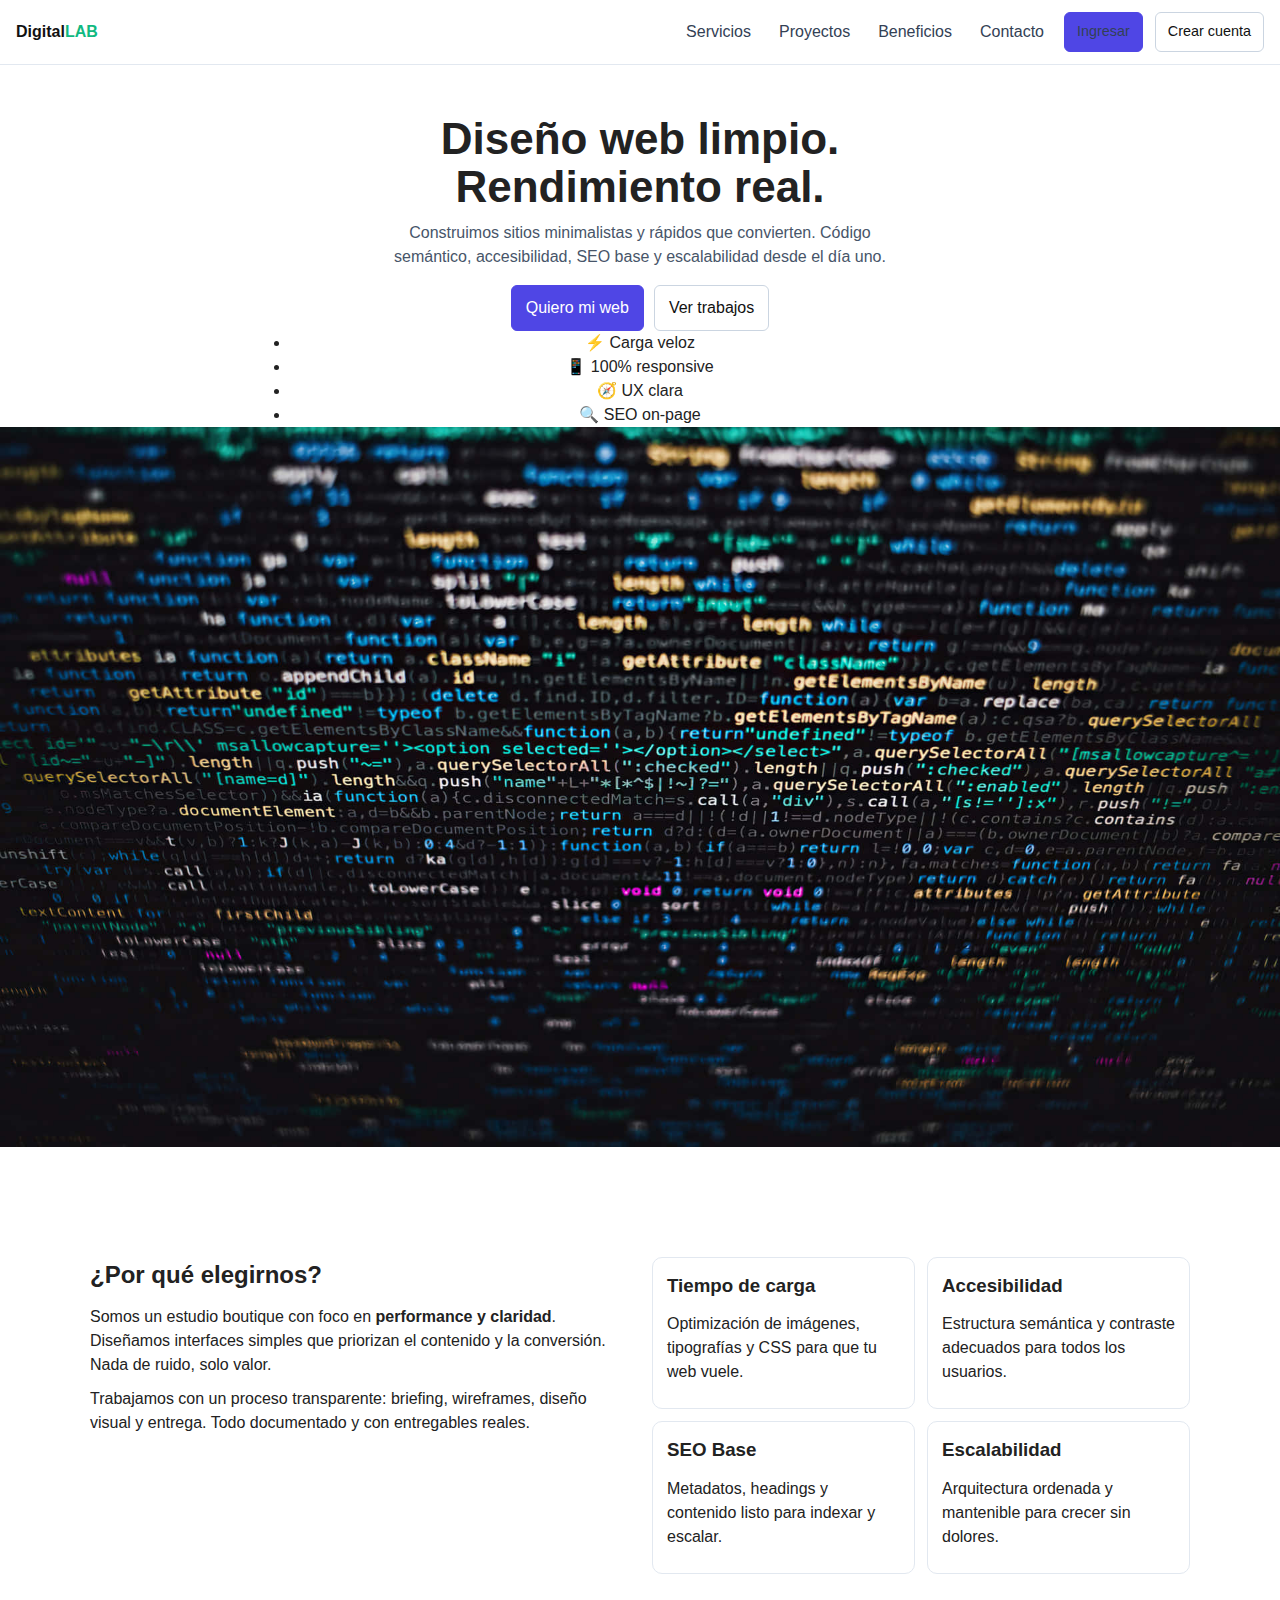
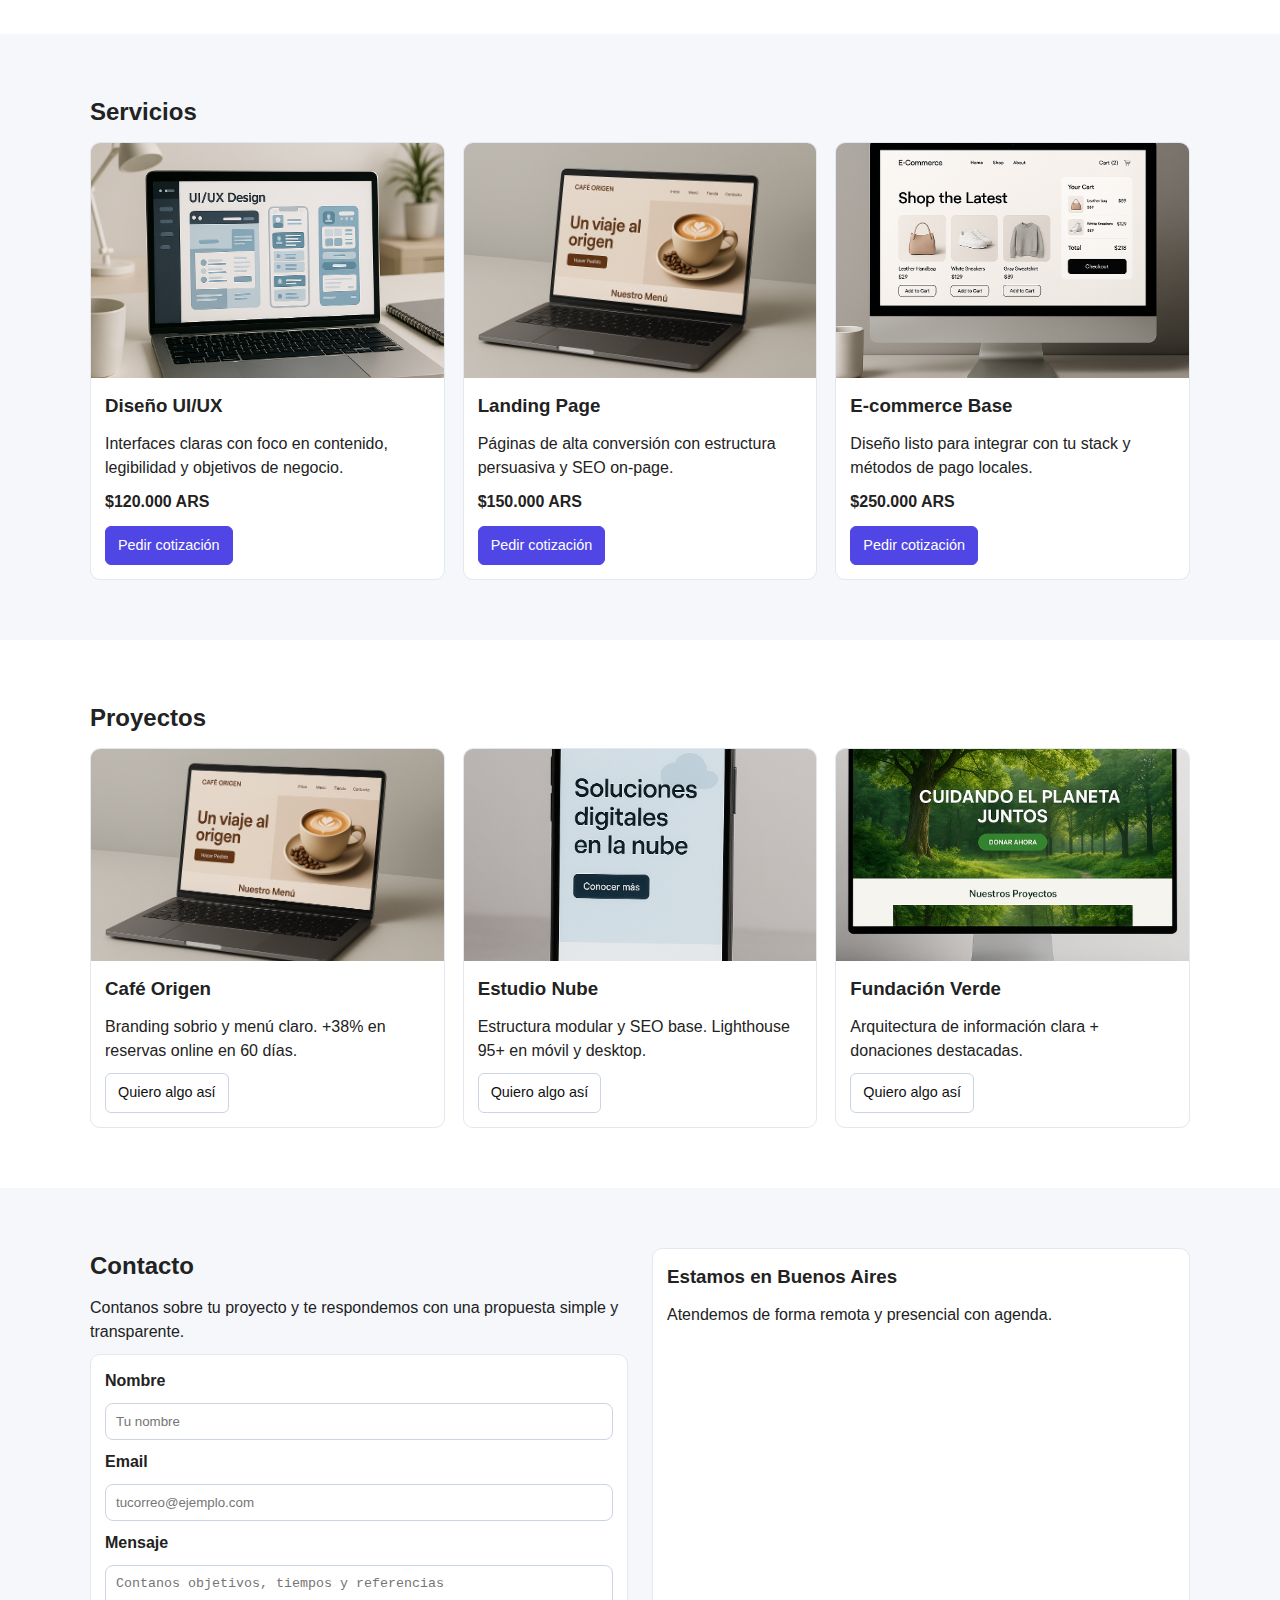
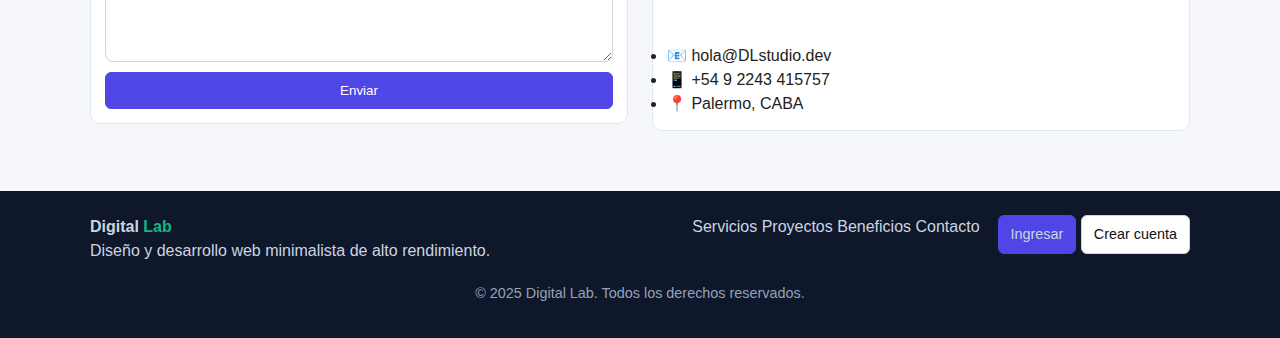
<file: index.html>
<!DOCTYPE html>
<html lang="es">
<head>
  <meta charset="utf-8" />
  <meta name="viewport" content="width=device-width, initial-scale=1" />
  <title>Digital Lab — Diseño Web Minimalista</title>
  <meta name="description" content="Estudio creativo de diseño y desarrollo web en Buenos Aires. Sitios rápidos, minimalistas y listos para escalar.">
  <link rel="preconnect" href="https://fonts.googleapis.com">
  <link rel="preconnect" href="https://fonts.gstatic.com" crossorigin>
  <link href="https://fonts.googleapis.com/css2?family=Inter:wght@400;600;800&display=swap" rel="stylesheet">
  <link rel="stylesheet" href="./styles.css" />
  <link rel="icon" href="data:image/svg+xml,<svg xmlns='http://www.w3.org/2000/svg' viewBox='0 0 100 100'><rect width='100' height='100' rx='20' fill='%23000000'/><text x='50' y='60' font-size='60' text-anchor='middle' fill='%23ffffff' font-family='Arial'>F</text></svg>">
</head>
<body>
  <!-- Navbar -->
  <header class="nav">
    <a class="logo" href="#hero" aria-label="Ir a la portada">Digital<span>LAB</span></a>

    <input type="checkbox" id="nav-toggle" class="nav-toggle" aria-label="Abrir menú">
    <label for="nav-toggle" class="burger" aria-hidden="true">
      <span></span><span></span><span></span>
    </label>

    <nav class="nav-menu" aria-label="Principal">
      <a href="#servicios">Servicios</a>
      <a href="#proyectos">Proyectos</a>
      <a href="#beneficios">Beneficios</a>
      <a href="#contacto">Contacto</a>
      <a class="btn small" href="./login.html">Ingresar</a>
      <a class="btn small outline" href="./registro.html">Crear cuenta</a>
    </nav>
  </header>

  <!-- Hero -->
  <section id="hero" class="hero">
    <div class="hero-content">
      <h1>Diseño web limpio. <br/>Rendimiento real.</h1>
      <p>Construimos sitios minimalistas y rápidos que convierten. Código semántico, accesibilidad, SEO base y escalabilidad desde el día uno.</p>
      <div class="cta">
        <a href="#contacto" class="btn">Quiero mi web</a>
        <a href="#proyectos" class="btn outline">Ver trabajos</a>
      </div>
      <ul class="badges">
        <li>⚡ Carga veloz</li>
        <li>📱 100% responsive</li>
        <li>🧭 UX clara</li>
        <li>🔍 SEO on‑page</li>
      </ul>
    </div>
    <div class="hero-art" aria-hidden="true">
      <div class="glow"></div>
      <img src="img/inicio.jpg" alt="Workspace minimalista con laptop y luz suave">
    </div>
  </section>

  <!-- About / Beneficios -->
  <section id="beneficios" class="section">
    <div class="container two-col">
      <div>
        <h2>¿Por qué elegirnos?</h2>
        <p>Somos un estudio boutique con foco en <strong>performance y claridad</strong>. Diseñamos interfaces simples que priorizan el contenido y la conversión. Nada de ruido, solo valor.</p>
        <p>Trabajamos con un proceso transparente: briefing, wireframes, diseño visual y entrega. Todo documentado y con entregables reales.</p>
      </div>
      <div class="benefits">
        <article class="card mini">
          <h3>Tiempo de carga</h3>
          <p>Optimización de imágenes, tipografías y CSS para que tu web vuele.</p>
        </article>
        <article class="card mini">
          <h3>Accesibilidad</h3>
          <p>Estructura semántica y contraste adecuados para todos los usuarios.</p>
        </article>
        <article class="card mini">
          <h3>SEO Base</h3>
          <p>Metadatos, headings y contenido listo para indexar y escalar.</p>
        </article>
        <article class="card mini">
          <h3>Escalabilidad</h3>
          <p>Arquitectura ordenada y mantenible para crecer sin dolores.</p>
        </article>
      </div>
    </div>
  </section>

  <!-- Servicios (cards con imagen) -->
  <section id="servicios" class="section alt">
    <div class="container">
      <h2>Servicios</h2>
      <div class="grid cards">
        <article class="card">
          <img src="img/ux ui.png" alt="Diseño UI con estilo minimalista">
          <div class="card-body">
            <h3>Diseño UI/UX</h3>
            <p>Interfaces claras con foco en contenido, legibilidad y objetivos de negocio.</p>
            <div class="price">$120.000 ARS</div>
            <a href="#contacto" class="btn small">Pedir cotización</a>
          </div>
        </article>
        <article class="card">
          <img src="img/cafe.png" alt="Landing page con tipografía moderna">
          <div class="card-body">
            <h3>Landing Page</h3>
            <p>Páginas de alta conversión con estructura persuasiva y SEO on‑page.</p>
            <div class="price">$150.000 ARS</div>
            <a href="#contacto" class="btn small">Pedir cotización</a>
          </div>
        </article>
        <article class="card">
          <img src="img/ecomerce.png" alt="Mockup de e‑commerce minimalista">
          <div class="card-body">
            <h3>E‑commerce Base</h3>
            <p>Diseño listo para integrar con tu stack y métodos de pago locales.</p>
            <div class="price">$250.000 ARS</div>
            <a href="#contacto" class="btn small">Pedir cotización</a>
          </div>
        </article>
      </div>
    </div>
  </section>

  <!-- Proyectos (cards informativas) -->
  <section id="proyectos" class="section">
    <div class="container">
      <h2>Proyectos</h2>
      <div class="grid cards">
        <article class="card info">
          <img src="img/cafe.png" alt="Sitio web de cafetería de especialidad">
          <div class="card-body">
            <h3>Café Origen</h3>
            <p>Branding sobrio y menú claro. +38% en reservas online en 60 días.</p>
            <a href="#contacto" class="btn small outline">Quiero algo así</a>
          </div>
        </article>
        <article class="card info">
          <img src="img/tienda nube.png" alt="Sitio de estudio creativo">
          <div class="card-body">
            <h3>Estudio Nube</h3>
            <p>Estructura modular y SEO base. Lighthouse 95+ en móvil y desktop.</p>
            <a href="#contacto" class="btn small outline">Quiero algo así</a>
          </div>
        </article>
        <article class="card info">
          <img src="img/planeta verde.png" alt="Sitio web para ONG">
          <div class="card-body">
            <h3>Fundación Verde</h3>
            <p>Arquitectura de información clara + donaciones destacadas.</p>
            <a href="#contacto" class="btn small outline">Quiero algo así</a>
          </div>
        </article>
      </div>
    </div>
  </section>

  <!-- Contacto -->
  <section id="contacto" class="section alt">
    <div class="container two-col">
      <div>
        <h2>Contacto</h2>
        <p>Contanos sobre tu proyecto y te respondemos con una propuesta simple y transparente.</p>
        <form class="form" action="#" method="post">
          <label for="nombre">Nombre</label>
          <input id="nombre" name="nombre" type="text" placeholder="Tu nombre" required>
          <label for="email">Email</label>
          <input id="email" name="email" type="email" placeholder="tucorreo@ejemplo.com" required>
          <label for="mensaje">Mensaje</label>
          <textarea id="mensaje" name="mensaje" rows="5" placeholder="Contanos objetivos, tiempos y referencias" required></textarea>
          <button type="submit" class="btn">Enviar</button>
        </form>
      </div>
      <div class="map-card">
        <h3>Estamos en Buenos Aires</h3>
        <p>Atendemos de forma remota y presencial con agenda.</p>
        <div class="map-embed">
          <iframe title="Mapa de Buenos Aires" src="https://www.google.com/maps/embed?pb=!1m18!1m12!1m3!1d26273.640030532397!2d-58.445!3d-34.6037!2m3!1f0!2f0!3f0!3m2!1i1024!2i768!4f13.1!3m3!1m2!1s0x95bccb2e1b0e4c7f%3A0x198c5f0f3b4c7d10!2sBuenos%20Aires!5e0!3m2!1ses!2sar!4v1700000000000" loading="lazy" referrerpolicy="no-referrer-when-downgrade"></iframe>
        </div>
        <ul class="contact-info">
          <li>📧 hola@DLstudio.dev</li>
          <li>📱 +54 9 2243 415757</li>
          <li>📍 Palermo, CABA</li>
        </ul>
      </div>
    </div>
  </section>

  <!-- Footer -->
  <footer class="footer">
    <div class="container footer-grid">
      <div>
        <a class="logo" href="#hero">Digital <span>Lab</span></a>
        <p>Diseño y desarrollo web minimalista de alto rendimiento.</p>
      </div>
      <nav class="footer-nav">
        <a href="#servicios">Servicios</a>
        <a href="#proyectos">Proyectos</a>
        <a href="#beneficios">Beneficios</a>
        <a href="#contacto">Contacto</a>
      </nav>
      <div class="auth">
        <a class="btn small" href="./login.html">Ingresar</a>
        <a class="btn small outline" href="./registro.html">Crear cuenta</a>
      </div>
    </div>
    <p class="copy">© <span id="year">2025</span> Digital Lab. Todos los derechos reservados.</p>
  </footer>
</body>
</html>
</file>
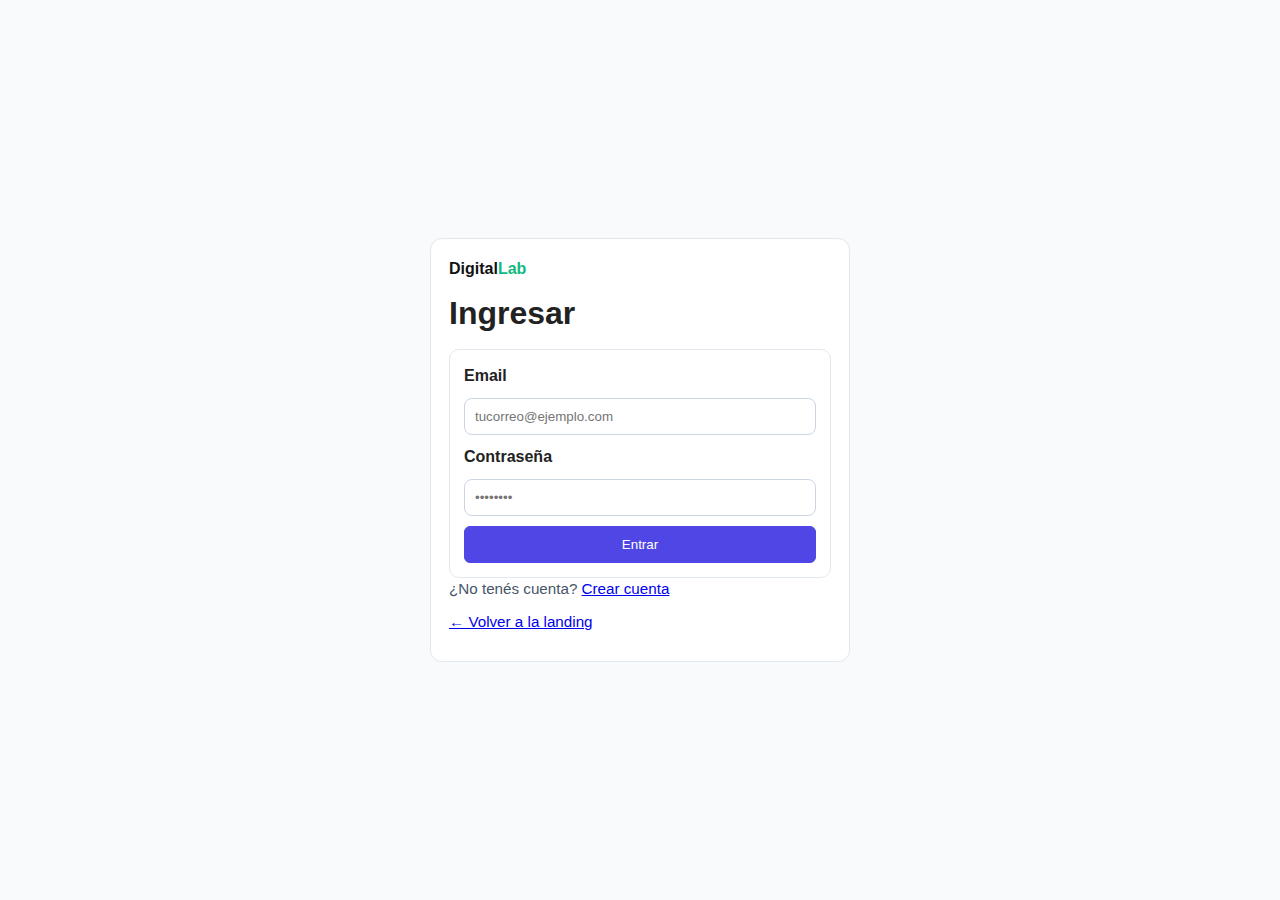
<file: login.html>
<!DOCTYPE html>
<html lang="es">
<head>
  <meta charset="utf-8" />
  <meta name="viewport" content="width=device-width, initial-scale=1" />
  <title>Ingresar — Digital Lab</title>
  <link href="https://fonts.googleapis.com/css2?family=Inter:wght@400;600;800&display=swap" rel="stylesheet">
  <link rel="stylesheet" href="./styles.css" />
</head>
<body class="auth-page">
  <main class="auth-card">
    <a class="logo" href="./index.html">Digital<span>Lab</span></a>
    <h1>Ingresar</h1>
    <form class="form" action="#" method="post">
      <label for="email">Email</label>
      <input id="email" name="email" type="email" placeholder="tucorreo@ejemplo.com" required>
      <label for="password">Contraseña</label>
      <input id="password" name="password" type="password" placeholder="••••••••" required>
      <button type="submit" class="btn">Entrar</button>
    </form>
    <p class="auth-meta">¿No tenés cuenta? <a href="./registro.html">Crear cuenta</a></p>
    <p class="auth-meta"><a href="./index.html">← Volver a la landing</a></p>
  </main>
</body>
</html>
</file>
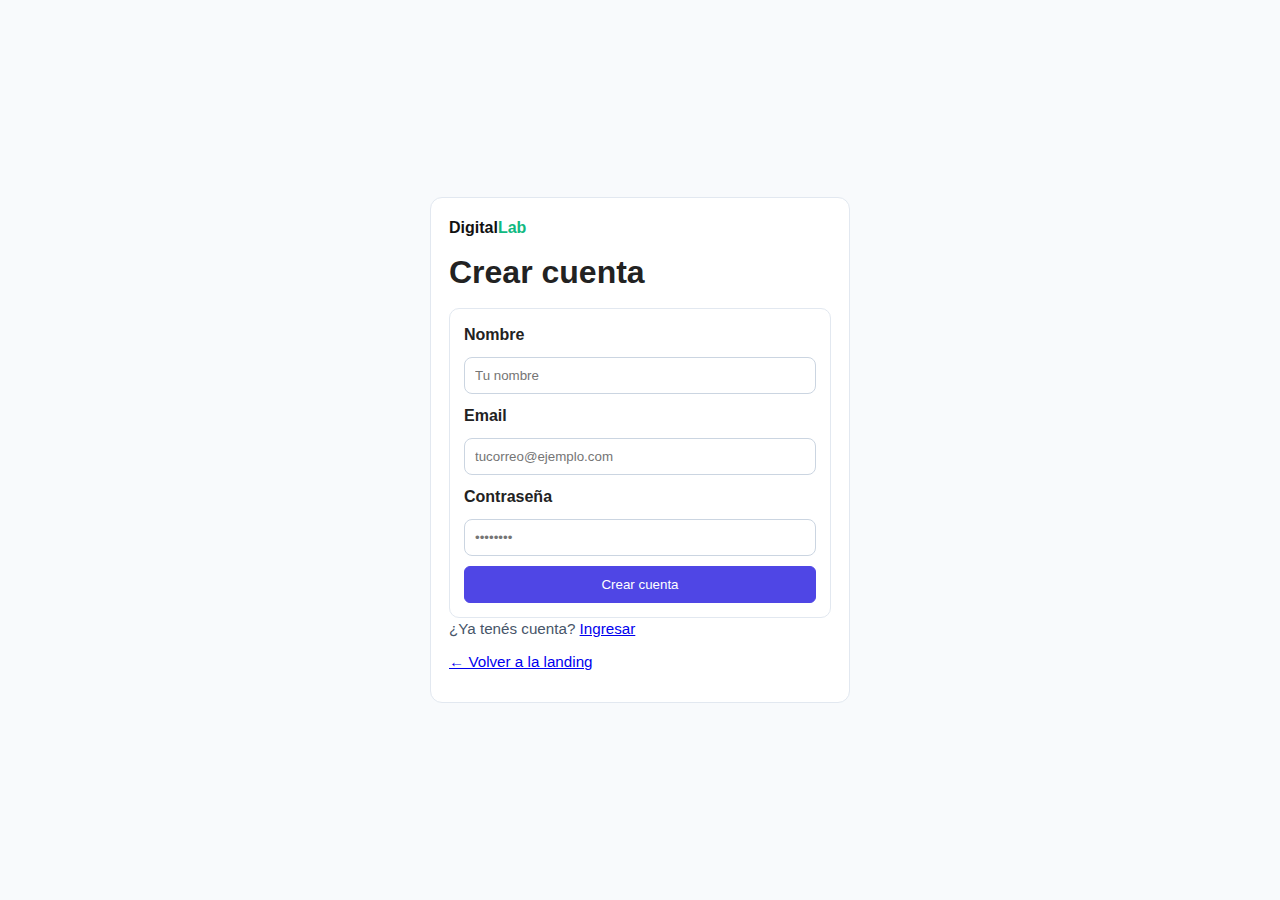
<file: registro.html>
<!DOCTYPE html>
<html lang="es">
<head>
  <meta charset="utf-8" />
  <meta name="viewport" content="width=device-width, initial-scale=1" />
  <title>Crear cuenta — Digital Lab</title>
  <link href="https://fonts.googleapis.com/css2?family=Inter:wght@400;600;800&display=swap" rel="stylesheet">
  <link rel="stylesheet" href="./styles.css" />
</head>
<body class="auth-page">
  <main class="auth-card">
    <a class="logo" href="./index.html">Digital<span>Lab</span></a>
    <h1>Crear cuenta</h1>
    <form class="form" action="#" method="post">
      <label for="nombre">Nombre</label>
      <input id="nombre" name="nombre" type="text" placeholder="Tu nombre" required>
      <label for="email">Email</label>
      <input id="email" name="email" type="email" placeholder="tucorreo@ejemplo.com" required>
      <label for="password">Contraseña</label>
      <input id="password" name="password" type="password" placeholder="••••••••" required>
      <button type="submit" class="btn">Crear cuenta</button>
    </form>
    <p class="auth-meta">¿Ya tenés cuenta? <a href="./login.html">Ingresar</a></p>
    <p class="auth-meta"><a href="./index.html">← Volver a la landing</a></p>
  </main>
</body>
</html>
</file>
<file: styles.css>
* {
  box-sizing: border-box;
  margin: 0;
  padding: 0;
}
img { max-width: 100%; display: block; }
html { scroll-behavior: smooth; }
body {
  font-family: Arial, Helvetica, sans-serif;
  line-height: 1.5;
  color: #222;
  background: #ffffff;
}

/* Utilidades */
.container { width: min(1100px, 92%); margin: 0 auto; }
.section { padding: 60px 0; }
.section.alt { background: #f5f7fb; }
h1,h2,h3 { margin-bottom: 12px; }
p { margin-bottom: 10px; }
.btn {
  display: inline-block;
  padding: 10px 14px;
  background: #4f46e5;
  color: #fff;
  border-radius: 6px;
  border: 1px solid #4f46e5;
  text-decoration: none;
}
.btn:hover { background: #4338ca; }
.btn.outline {
  background: #fff;
  color: #111;
  border-color: #cbd5e1;
}
.btn.small { padding: 8px 12px; font-size: .9rem; }
.price { font-weight: 700; margin: 8px 0 12px; }

/* Navbar (con hamburguesa sin JS) */
.nav {
  position: sticky;
  top: 0;
  z-index: 10;
  background: #fff;
  border-bottom: 1px solid #e2e8f0;
  display: flex;
  align-items: center;
  justify-content: space-between;
  padding: 12px 16px;
}
.logo { font-weight: 800; color: #111; text-decoration: none; }
.logo span { color: #10b981; }
.nav-menu { display: flex; gap: 12px; align-items: center; }
.nav-menu a {
  color: #334155;
  padding: 6px 8px;
  border-radius: 6px;
  text-decoration: none;
}
.nav-menu a:hover { background: #eef2ff; }
.nav-toggle { display: none; }
.burger {
  display: none;
  width: 40px;
  height: 40px;
  align-items: center;
  justify-content: center;
  flex-direction: column;
  gap: 5px;
  cursor: pointer;
}
.burger span {
  width: 22px;
  height: 2px;
  background: #111;
  display: block;
}

/* Hero */
.hero { padding: 50px 0; }
.hero .hero-content {
  max-width: 720px;
  margin: 0 auto;
  text-align: center;
  padding: 0 10px;
}
.hero h1 {
  font-size: clamp(28px, 5vw, 44px);
  line-height: 1.1;
  margin-bottom: 10px;
}
.hero p {
  color: #475569;
  margin: 8px auto 16px;
  max-width: 60ch;
}
.cta {
  display: flex;
  gap: 10px;
  justify-content: center;
  flex-wrap: wrap;
  margin-top: 8px;
}

/* Grillas */
.two-col { display: grid; grid-template-columns: 1fr 1fr; gap: 24px; align-items: start; }
.grid.cards { display: grid; grid-template-columns: repeat(3, 1fr); gap: 18px; }

/* Cards */
.card {
  border: 1px solid #e2e8f0;
  border-radius: 10px;
  overflow: hidden;
  background: #fff;
}
.card img { aspect-ratio: 3 / 2; object-fit: cover; }
.card-body { padding: 14px; }
.card.mini { padding: 14px; }
.card.info img { aspect-ratio: 5 / 3; }
.benefits { display: grid; grid-template-columns: repeat(2, 1fr); gap: 12px; }

/* Formulario y mapa */
.form {
  display: grid;
  gap: 10px;
  border: 1px solid #e2e8f0;
  padding: 14px;
  border-radius: 10px;
  background: #fff;
}
.form label { font-weight: 600; }
.form input,
.form textarea {
  border: 1px solid #cbd5e1;
  border-radius: 8px;
  padding: 10px;
}
.form input:focus,
.form textarea:focus {
  outline: 3px solid #c7d2fe;
  border-color: #6366f1;
}
.map-card {
  border: 1px solid #e2e8f0;
  padding: 14px;
  border-radius: 10px;
  background: #fff;
}
.map-embed iframe { width: 100%; height: 300px; border: 0; border-radius: 8px; }

/* Footer */
.footer { background: #0f172a; color: #cbd5e1; padding: 24px 0; }
.footer-grid { display: grid; grid-template-columns: 1fr auto auto; gap: 18px; }
.footer a { color: #cbd5e1; text-decoration: none; }
.copy { text-align: center; font-size: .9rem; margin-top: 10px; color: #94a3b8; }

/* Páginas de login y registro */
.auth-page {
  min-height: 100vh;
  display: grid;
  place-items: center;
  background: #f8fafc;
}
.auth-card {
  width: min(420px, 92%);
  background: #fff;
  border: 1px solid #e2e8f0;
  border-radius: 12px;
  padding: 18px;
}
.auth-card h1 { margin: 8px 0 12px; }
.auth-meta { color: #475569; font-size: .95rem; }

/* Responsive */
@media (max-width: 992px) {
  .two-col { grid-template-columns: 1fr; }
  .grid.cards { grid-template-columns: 1fr 1fr; }
}
@media (max-width: 720px) {
  .grid.cards { grid-template-columns: 1fr; }
  .footer-grid { grid-template-columns: 1fr; }
  .nav-menu {
    position: fixed;
    left: 12px; right: 12px; top: 60px;
    background: #fff;
    border: 1px solid #e2e8f0;
    border-radius: 10px;
    padding: 10px;
    display: none;
    flex-direction: column;
    gap: 6px;
  }
  .burger { display: flex; }
  .nav-toggle:checked ~ .nav-menu { display: flex; }
}
</file>
